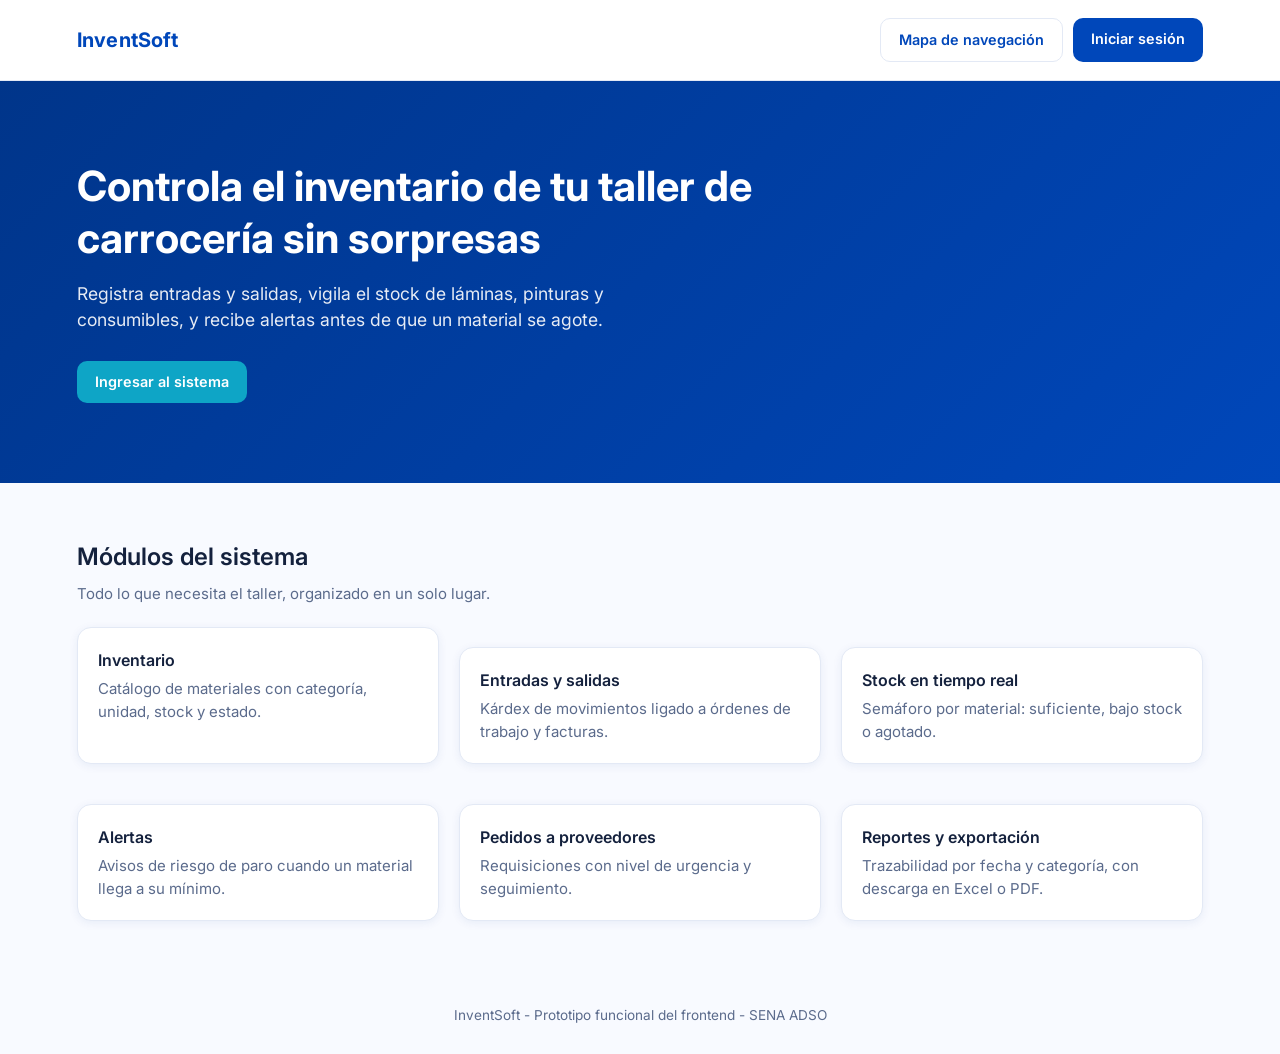
<file: inventsoft/index.html>
<!DOCTYPE html>
<html lang="es">
<head>
<meta charset="UTF-8">
<meta name="viewport" content="width=device-width, initial-scale=1">
<title>Inicio - InventSoft</title>
<link rel="stylesheet" href="css/styles.css">
</head>
<body>

<header class="landing-nav">
  <div class="brand">InventSoft</div>
  <div class="actions"><a class="btn ghost" href="mapa-navegacion.html">Mapa de navegación</a><a class="btn" href="login.html">Iniciar sesión</a></div>
</header>
<section class="hero">
  <h1>Controla el inventario de tu taller de carrocería sin sorpresas</h1>
  <p>Registra entradas y salidas, vigila el stock de láminas, pinturas y consumibles, y recibe alertas antes de que un material se agote.</p>
  <a class="btn cyan" href="login.html">Ingresar al sistema</a>
</section>
<section class="section">
  <h2>Módulos del sistema</h2>
  <p class="muted" style="margin-bottom:22px">Todo lo que necesita el taller, organizado en un solo lugar.</p>
  <div class="grid g3">
    <div class="card module"><h3>Inventario</h3><p class="muted">Catálogo de materiales con categoría, unidad, stock y estado.</p></div>
    <div class="card module"><h3>Entradas y salidas</h3><p class="muted">Kárdex de movimientos ligado a órdenes de trabajo y facturas.</p></div>
    <div class="card module"><h3>Stock en tiempo real</h3><p class="muted">Semáforo por material: suficiente, bajo stock o agotado.</p></div>
    <div class="card module"><h3>Alertas</h3><p class="muted">Avisos de riesgo de paro cuando un material llega a su mínimo.</p></div>
    <div class="card module"><h3>Pedidos a proveedores</h3><p class="muted">Requisiciones con nivel de urgencia y seguimiento.</p></div>
    <div class="card module"><h3>Reportes y exportación</h3><p class="muted">Trazabilidad por fecha y categoría, con descarga en Excel o PDF.</p></div>
  </div>
</section>
<footer class="footer">InventSoft - Prototipo funcional del frontend - SENA ADSO</footer>

<script src="js/app.js"></script>
</body>
</html>
</file>
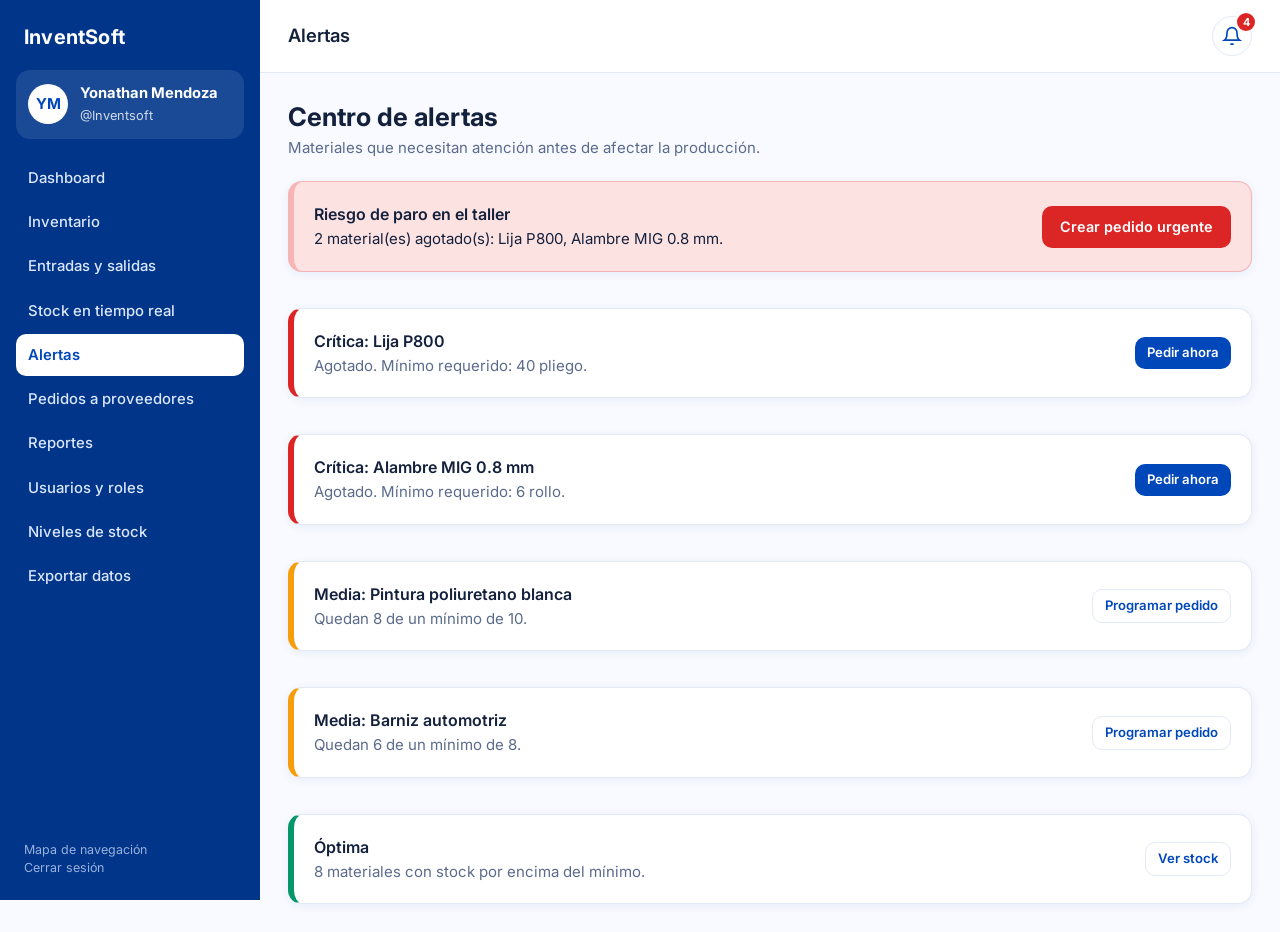
<file: inventsoft/alertas.html>
<!DOCTYPE html>
<html lang="es">
<head>
<meta charset="UTF-8">
<meta name="viewport" content="width=device-width, initial-scale=1">
<title>Alertas - InventSoft</title>
<link rel="stylesheet" href="css/styles.css">
</head>
<body data-page="alertas">
<div class="app">
  <aside class="sidebar" id="sidebar"></aside>
  <main class="main">
    <header class="topbar" id="topbar" data-title="Alertas"></header>
    <div class="content">
      <div class="page-head"><h1>Centro de alertas</h1><p>Materiales que necesitan atención antes de afectar la producción.</p></div>

      <div id="alert-list" style="display:flex;flex-direction:column;gap:16px"></div>
    </div>
  </main>
</div>
<script src="js/app.js"></script>
</body>
</html>
</file>
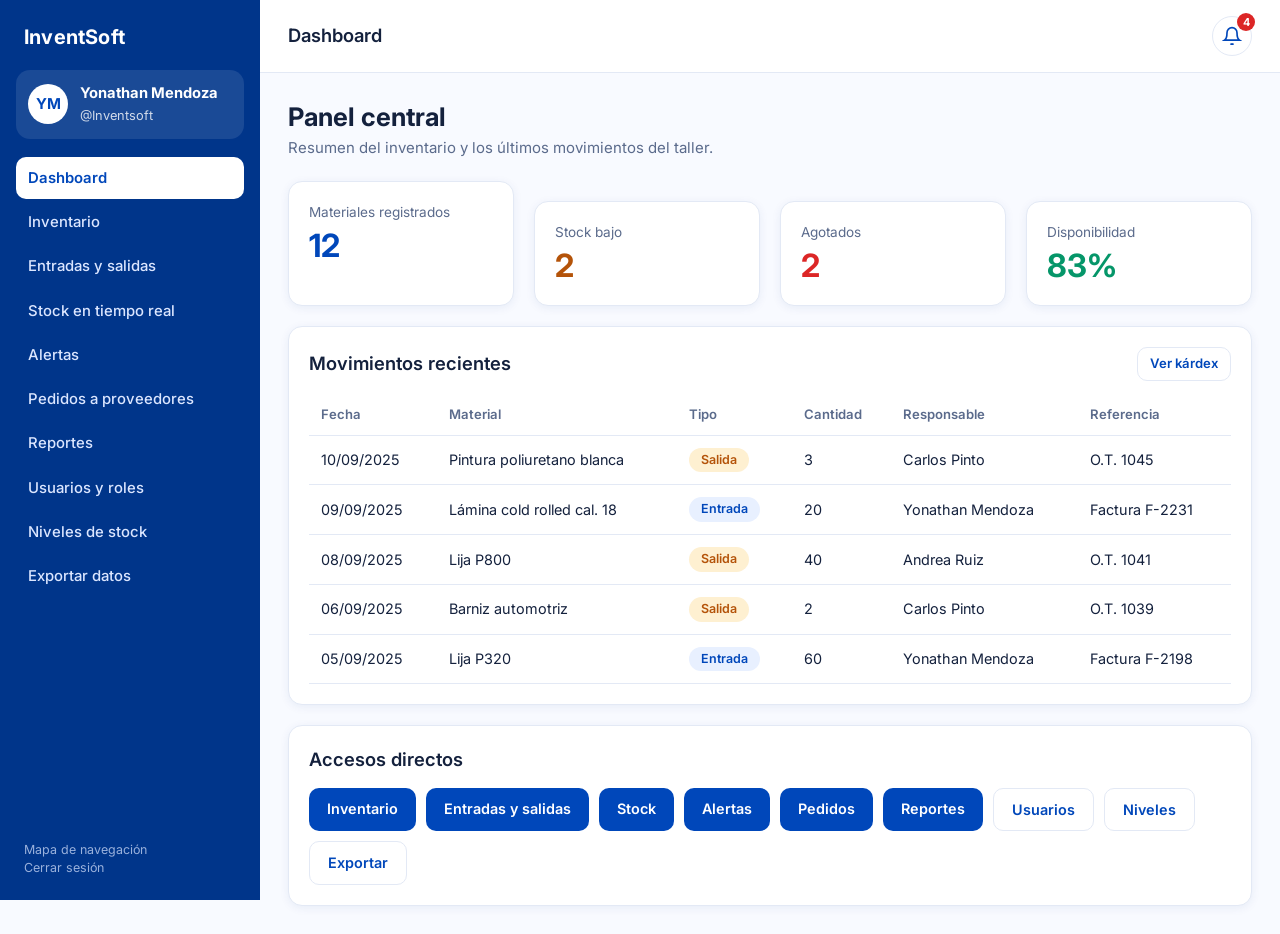
<file: inventsoft/dashboard.html>
<!DOCTYPE html>
<html lang="es">
<head>
<meta charset="UTF-8">
<meta name="viewport" content="width=device-width, initial-scale=1">
<title>Dashboard - InventSoft</title>
<link rel="stylesheet" href="css/styles.css">
</head>
<body data-page="dashboard">
<div class="app">
  <aside class="sidebar" id="sidebar"></aside>
  <main class="main">
    <header class="topbar" id="topbar" data-title="Dashboard"></header>
    <div class="content">
      <div class="page-head"><h1>Panel central</h1><p>Resumen del inventario y los últimos movimientos del taller.</p></div>

      <div class="grid g4" id="kpis"></div>
      <div class="card" style="margin-top:20px">
        <div class="card-title"><h2>Movimientos recientes</h2><a class="btn sm ghost" href="entradas.html">Ver kárdex</a></div>
        <div class="table-wrap"><table><thead><tr><th>Fecha</th><th>Material</th><th>Tipo</th><th>Cantidad</th><th>Responsable</th><th>Referencia</th></tr></thead><tbody id="tbl-mov"></tbody></table></div>
      </div>
      <div class="card">
        <h2 style="margin-bottom:14px">Accesos directos</h2>
        <div class="actions">
          <a class="btn" href="inventario.html">Inventario</a><a class="btn" href="entradas.html">Entradas y salidas</a>
          <a class="btn" href="stock.html">Stock</a><a class="btn" href="alertas.html">Alertas</a>
          <a class="btn" href="pedidos.html">Pedidos</a><a class="btn" href="reportes.html">Reportes</a>
          <a class="btn ghost" href="usuarios.html">Usuarios</a><a class="btn ghost" href="niveles.html">Niveles</a>
          <a class="btn ghost" href="exportar.html">Exportar</a>
        </div>
      </div>
    </div>
  </main>
</div>
<script src="js/app.js"></script>
</body>
</html>
</file>
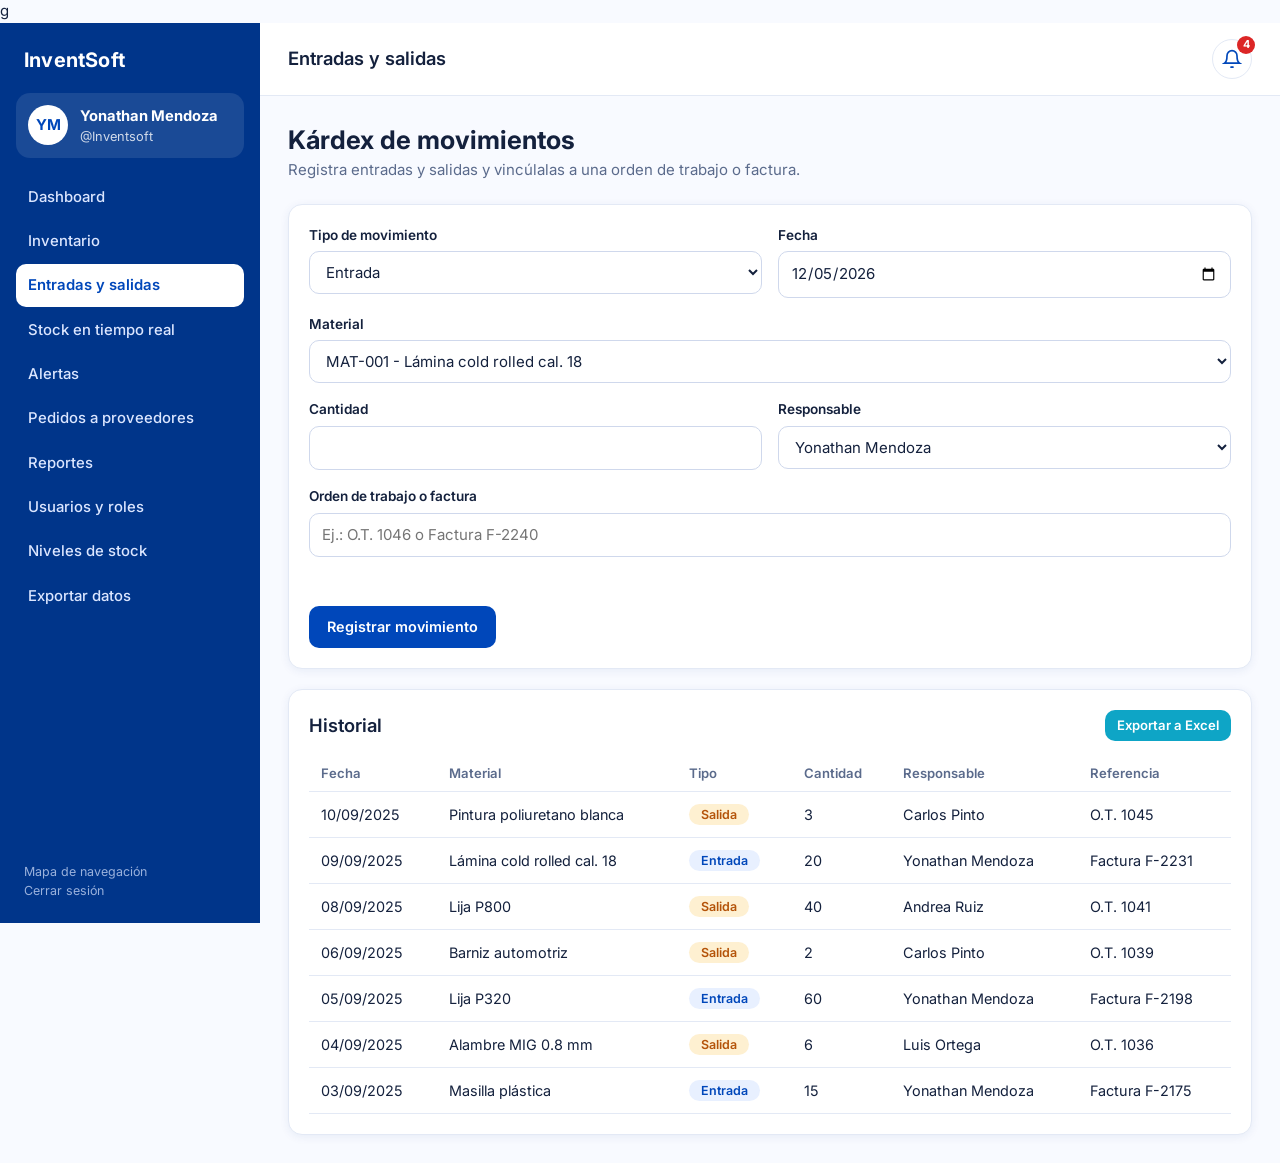
<file: inventsoft/entradas.html>
g<!DOCTYPE html>
<html lang="es">
<head>
<meta charset="UTF-8">
<meta name="viewport" content="width=device-width, initial-scale=1">
<title>Entradas y salidas - InventSoft</title>
<link rel="stylesheet" href="css/styles.css">
</head>
<body data-page="entradas">
<div class="app">
  <aside class="sidebar" id="sidebar"></aside>
  <main class="main">
    <header class="topbar" id="topbar" data-title="Entradas y salidas"></header>
    <div class="content">
      <div class="page-head"><h1>Kárdex de movimientos</h1><p>Registra entradas y salidas y vincúlalas a una orden de trabajo o factura.</p></div>

      <div class="card">
        <form class="form" id="mov-form">
          <div class="field"><label for="mov-tipo">Tipo de movimiento</label><select id="mov-tipo"><option>Entrada</option><option>Salida</option></select></div>
          <div class="field"><label for="mov-fecha">Fecha</label><input id="mov-fecha" type="date" required></div>
          <div class="field full"><label for="mov-mat">Material</label><select id="mov-mat"></select></div>
          <div class="field"><label for="mov-cant">Cantidad</label><input id="mov-cant" type="number" min="1" required></div>
          <div class="field"><label for="mov-resp">Responsable</label><select id="mov-resp"><option>Yonathan Mendoza</option><option>Carlos Pinto</option><option>Andrea Ruiz</option><option>Luis Ortega</option></select></div>
          <div class="field full"><label for="mov-ref">Orden de trabajo o factura</label><input id="mov-ref" type="text" placeholder="Ej.: O.T. 1046 o Factura F-2240"></div>
          <div class="error full" id="mov-error" role="alert"></div>
          <div class="full"><button class="btn" type="submit">Registrar movimiento</button></div>
        </form>
      </div>
      <div class="card">
        <div class="card-title"><h2>Historial</h2><button class="btn sm cyan" data-export="table" data-target="#t-kardex" data-name="kardex">Exportar a Excel</button></div>
        <div class="table-wrap"><table id="t-kardex"><thead><tr><th>Fecha</th><th>Material</th><th>Tipo</th><th>Cantidad</th><th>Responsable</th><th>Referencia</th></tr></thead><tbody id="tbl-kardex"></tbody></table></div>
      </div>
    </div>
  </main>
</div>
<script src="js/app.js"></script>
</body>
</html>
</file>
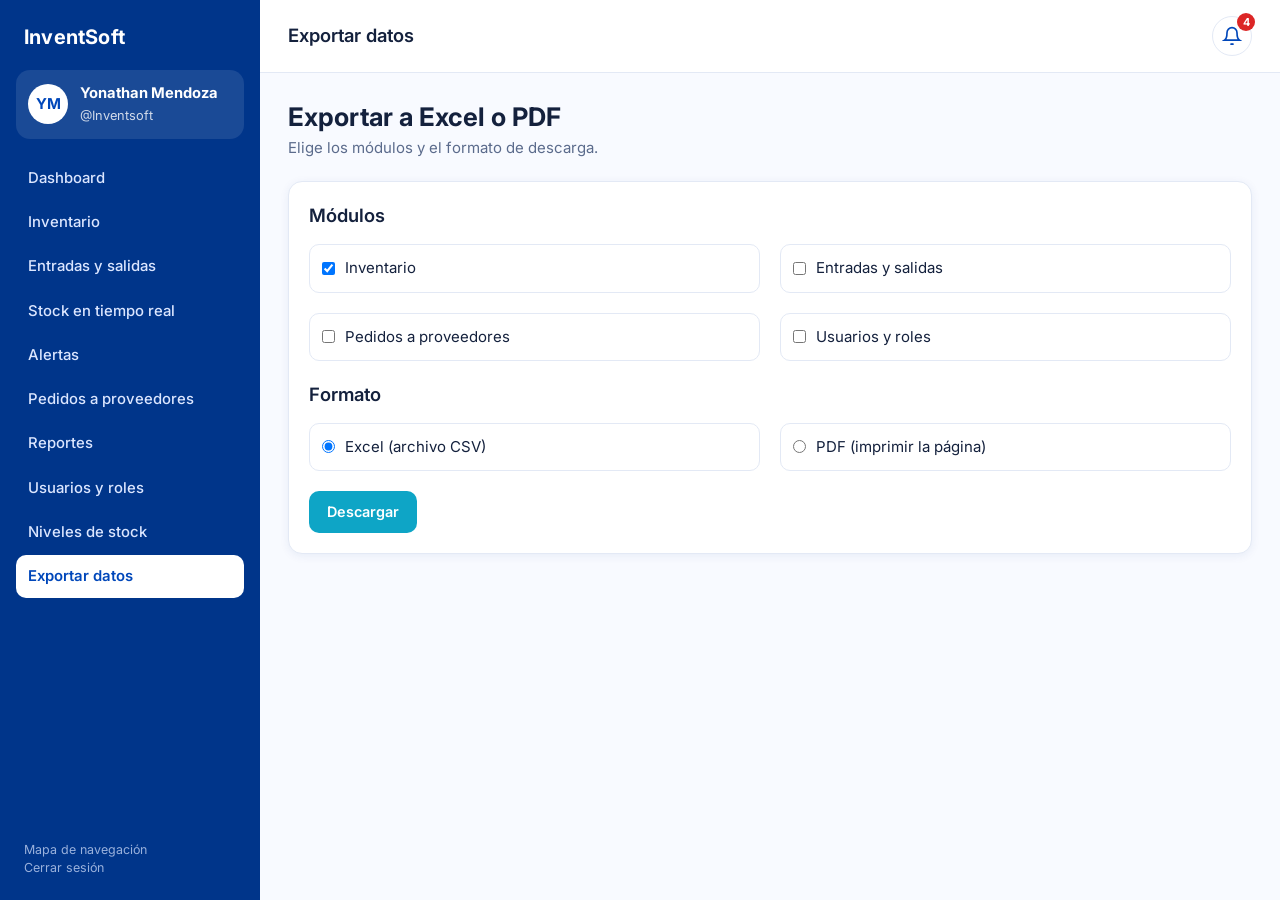
<file: inventsoft/exportar.html>
<!DOCTYPE html>
<html lang="es">
<head>
<meta charset="UTF-8">
<meta name="viewport" content="width=device-width, initial-scale=1">
<title>Exportar datos - InventSoft</title>
<link rel="stylesheet" href="css/styles.css">
</head>
<body data-page="exportar">
<div class="app">
  <aside class="sidebar" id="sidebar"></aside>
  <main class="main">
    <header class="topbar" id="topbar" data-title="Exportar datos"></header>
    <div class="content">
      <div class="page-head"><h1>Exportar a Excel o PDF</h1><p>Elige los módulos y el formato de descarga.</p></div>

      <div class="card">
        <h2 style="margin-bottom:14px">Módulos</h2>
        <div class="grid g2">
          <label class="check"><input type="checkbox" name="mod" value="inventario" checked> Inventario</label>
          <label class="check"><input type="checkbox" name="mod" value="movimientos"> Entradas y salidas</label>
          <label class="check"><input type="checkbox" name="mod" value="pedidos"> Pedidos a proveedores</label>
          <label class="check"><input type="checkbox" name="mod" value="usuarios"> Usuarios y roles</label>
        </div>
        <h2 style="margin:20px 0 14px">Formato</h2>
        <div class="grid g2">
          <label class="check"><input type="radio" name="fmt" value="excel" checked> Excel (archivo CSV)</label>
          <label class="check"><input type="radio" name="fmt" value="pdf"> PDF (imprimir la página)</label>
        </div>
        <div class="actions" style="margin-top:20px"><button class="btn cyan" data-export="modules">Descargar</button></div>
      </div>
    </div>
  </main>
</div>
<script src="js/app.js"></script>
</body>
</html>
</file>
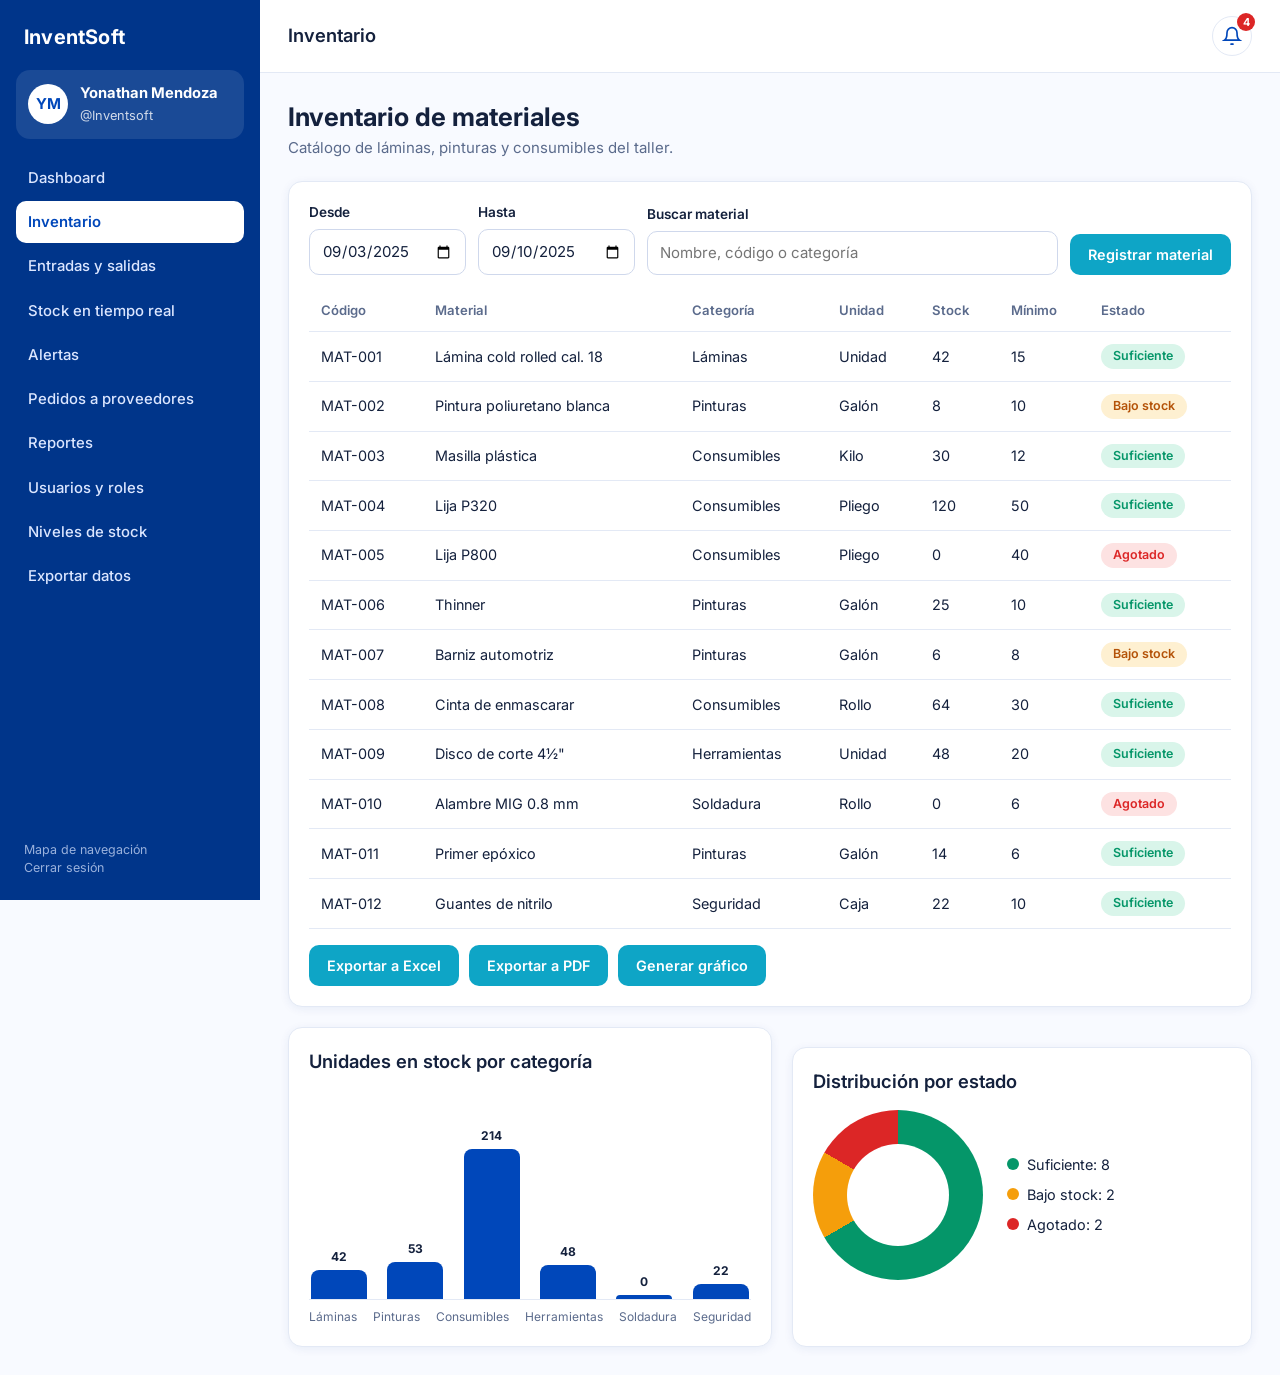
<file: inventsoft/inventario.html>
<!DOCTYPE html>
<html lang="es">
<head>
<meta charset="UTF-8">
<meta name="viewport" content="width=device-width, initial-scale=1">
<title>Inventario - InventSoft</title>
<link rel="stylesheet" href="css/styles.css">
</head>
<body data-page="inventario">
<div class="app">
  <aside class="sidebar" id="sidebar"></aside>
  <main class="main">
    <header class="topbar" id="topbar" data-title="Inventario"></header>
    <div class="content">
      <div class="page-head"><h1>Inventario de materiales</h1><p>Catálogo de láminas, pinturas y consumibles del taller.</p></div>

      <div class="card">
        <div class="filters">
          <div class="field"><label for="desde">Desde</label><input id="desde" type="date" value="2025-09-03"></div>
          <div class="field"><label for="hasta">Hasta</label><input id="hasta" type="date" value="2025-09-10"></div>
          <div class="field grow"><label for="buscar">Buscar material</label><input id="buscar" type="search" placeholder="Nombre, código o categoría"></div>
          <a class="btn cyan" href="entradas.html">Registrar material</a>
        </div>
        <div class="table-wrap"><table id="t-inv">
          <thead><tr><th>Código</th><th>Material</th><th>Categoría</th><th>Unidad</th><th>Stock</th><th>Mínimo</th><th>Estado</th></tr></thead>
          <tbody id="tbl-inv"></tbody></table></div>
        <div class="actions" style="margin-top:16px">
          <button class="btn cyan" data-export="table" data-target="#t-inv" data-name="inventario">Exportar a Excel</button>
          <button class="btn cyan" data-export="pdf">Exportar a PDF</button>
          <button class="btn cyan" data-export="chart">Generar gráfico</button>
        </div>
      </div>
      <div class="grid g2" id="charts" style="margin-top:20px">
        <div class="card"><h2 style="margin-bottom:14px">Unidades en stock por categoría</h2><div class="bars" id="chart-bars"></div><div class="bar-labels" id="chart-labels"></div></div>
        <div class="card"><h2 style="margin-bottom:14px">Distribución por estado</h2><div class="donut-wrap"><div class="donut" id="chart-donut" role="img" aria-label="Gráfico circular de estados de stock"></div><div class="legend" id="chart-legend"></div></div></div>
      </div>
    </div>
  </main>
</div>
<script src="js/app.js"></script>
</body>
</html>
</file>
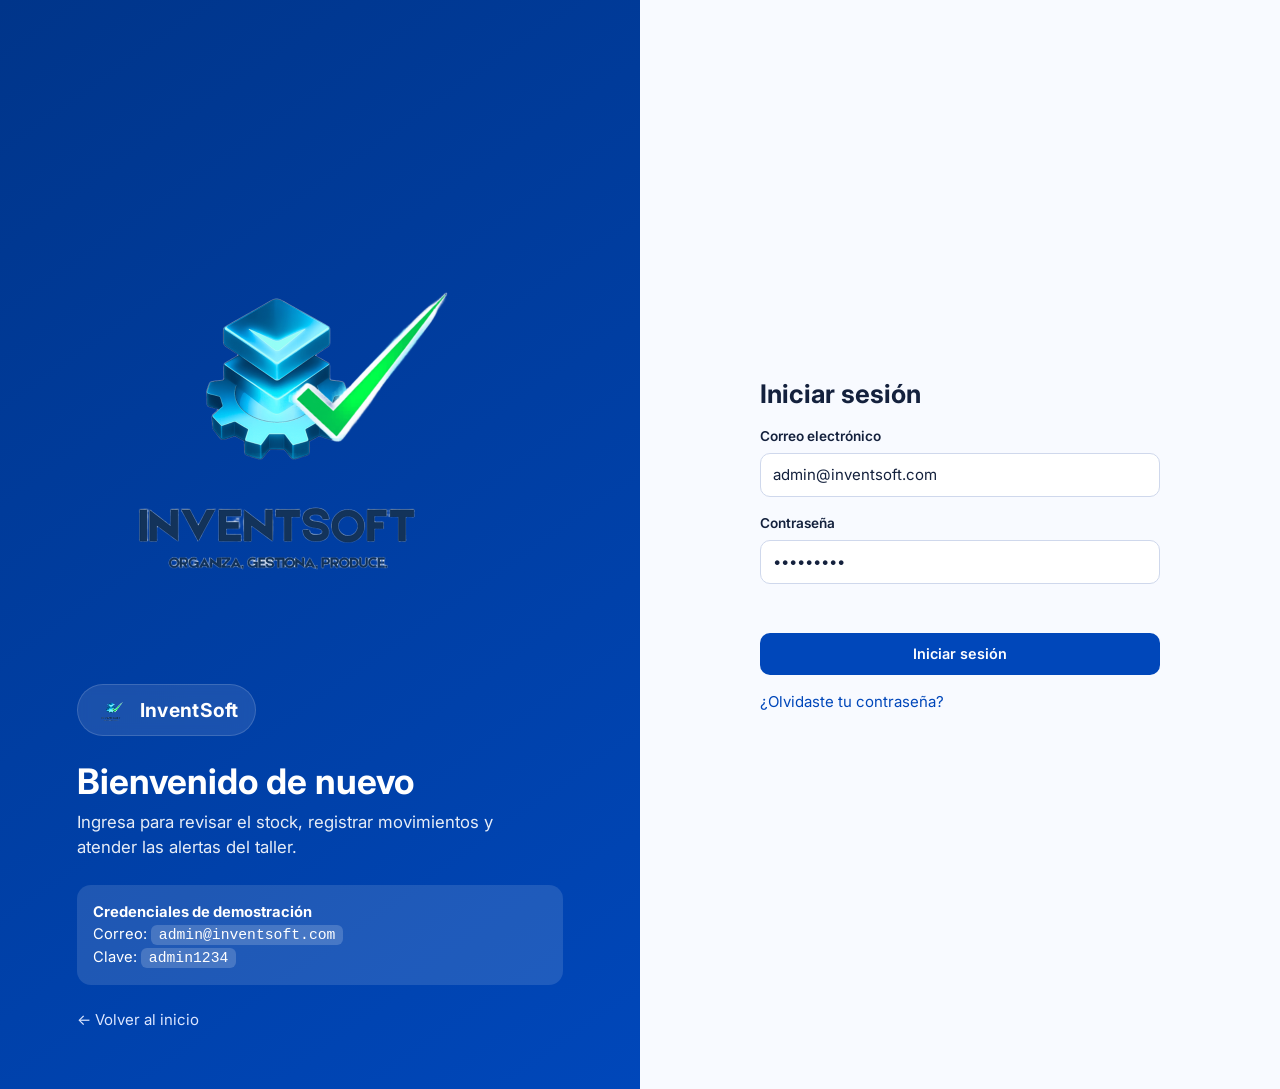
<file: inventsoft/login.html>
<!DOCTYPE html>
<html lang="es">

<head>
  <meta charset="UTF-8">
  <meta name="viewport" content="width=device-width, initial-scale=1">
  <title>Iniciar sesión - InventSoft</title>
  <link rel="stylesheet" href="css/styles.css">
</head>

<body>
  <div class="split"> <!-- Sección azul izquierda con soporte de Logo / Fondo ordenado -->
    <section class="left login-brand-side"> <!-- Marca de agua / Imagen de fondo con el logo del proyecto -->
      <div class="login-bg-watermark" aria-hidden="true"> <img src="img/logo.png.png" alt="logo inventsoft"
          onerror="this.style.display='none'"> </div> <!-- Contenedor ordenado de marca y contenidos superiores -->
      <div class="login-brand-header"> <!-- Logo del proyecto visible en cabecera -->
        <div class="brand-logo-wrap"> <img class="brand-logo-img" src="img/logo.png.png" alt="Logo de InventSoft"
            onerror="this.parentElement.classList.add('no-img')"> <span class="brand-text">InventSoft</span> </div>
      </div>
      <div class="login-brand-content">
        <h1>Bienvenido de nuevo</h1>
        <p>Ingresa para revisar el stock, registrar movimientos y atender las alertas del taller.</p>
      </div>
      <div class="demo"> <strong>Credenciales de demostración</strong><br> Correo: <code>admin@inventsoft.com</code><br>
        Clave: <code>admin1234</code> </div>
      <div class="login-brand-footer"> <a href="index.html" style="color:#dbe6ff">← Volver al inicio</a> </div>
    </section>
    <section class="right">
      <form class="login-box" id="login-form" novalidate>
        <h1>Iniciar sesión</h1>
        <div class="field"><label for="correo">Correo electrónico</label><input id="correo" type="email"
            value="admin@inventsoft.com" autocomplete="username" required></div>
        <div class="field"><label for="clave">Contraseña</label><input id="clave" type="password" value="admin1234"
            autocomplete="current-password" required></div>
        <div class="error" id="login-error" role="alert"></div> <button class="btn" type="submit">Iniciar
          sesión</button> <a href="recuperar.html">¿Olvidaste tu contraseña?</a>
      </form>
    </section>
  </div>
  <script src="js/app.js"></script>
</body>

</html>
</file>
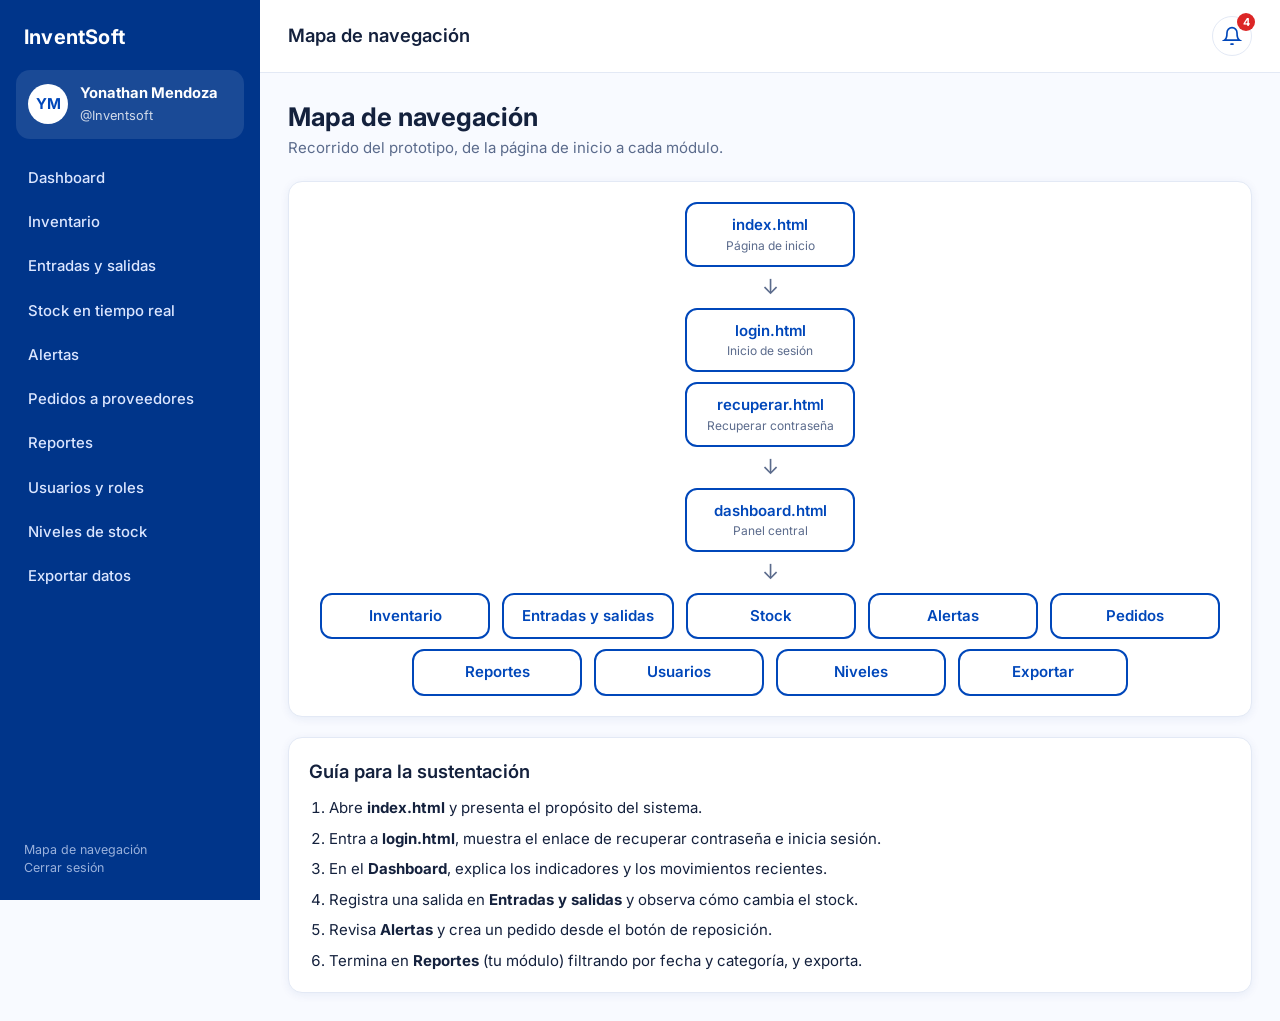
<file: inventsoft/mapa-navegacion.html>
<!DOCTYPE html>
<html lang="es">
<head>
<meta charset="UTF-8">
<meta name="viewport" content="width=device-width, initial-scale=1">
<title>Mapa de navegación - InventSoft</title>
<link rel="stylesheet" href="css/styles.css">
</head>
<body data-page="mapa">
<div class="app">
  <aside class="sidebar" id="sidebar"></aside>
  <main class="main">
    <header class="topbar" id="topbar" data-title="Mapa de navegación"></header>
    <div class="content">
      <div class="page-head"><h1>Mapa de navegación</h1><p>Recorrido del prototipo, de la página de inicio a cada módulo.</p></div>

      <div class="card">
        <div class="flow">
          <div class="node">index.html<small>Página de inicio</small></div><div class="arrow">↓</div>
          <div class="node">login.html<small>Inicio de sesión</small></div>
          <div class="flow-row"><a href="recuperar.html" class="node" style="text-decoration:none">recuperar.html<small>Recuperar contraseña</small></a></div><div class="arrow">↓</div>
          <div class="node">dashboard.html<small>Panel central</small></div><div class="arrow">↓</div>
          <div class="flow-row">
            <a class="node" href="inventario.html" style="text-decoration:none">Inventario</a>
            <a class="node" href="entradas.html" style="text-decoration:none">Entradas y salidas</a>
            <a class="node" href="stock.html" style="text-decoration:none">Stock</a>
            <a class="node" href="alertas.html" style="text-decoration:none">Alertas</a>
            <a class="node" href="pedidos.html" style="text-decoration:none">Pedidos</a>
          </div>
          <div class="flow-row">
            <a class="node" href="reportes.html" style="text-decoration:none">Reportes</a>
            <a class="node" href="usuarios.html" style="text-decoration:none">Usuarios</a>
            <a class="node" href="niveles.html" style="text-decoration:none">Niveles</a>
            <a class="node" href="exportar.html" style="text-decoration:none">Exportar</a>
          </div>
        </div>
      </div>
      <div class="card">
        <h2 style="margin-bottom:12px">Guía para la sustentación</h2>
        <ol class="steps">
          <li>Abre <strong>index.html</strong> y presenta el propósito del sistema.</li>
          <li>Entra a <strong>login.html</strong>, muestra el enlace de recuperar contraseña e inicia sesión.</li>
          <li>En el <strong>Dashboard</strong>, explica los indicadores y los movimientos recientes.</li>
          <li>Registra una salida en <strong>Entradas y salidas</strong> y observa cómo cambia el stock.</li>
          <li>Revisa <strong>Alertas</strong> y crea un pedido desde el botón de reposición.</li>
          <li>Termina en <strong>Reportes</strong> (tu módulo) filtrando por fecha y categoría, y exporta.</li>
        </ol>
      </div>
    </div>
  </main>
</div>
<script src="js/app.js"></script>
</body>
</html>
</file>
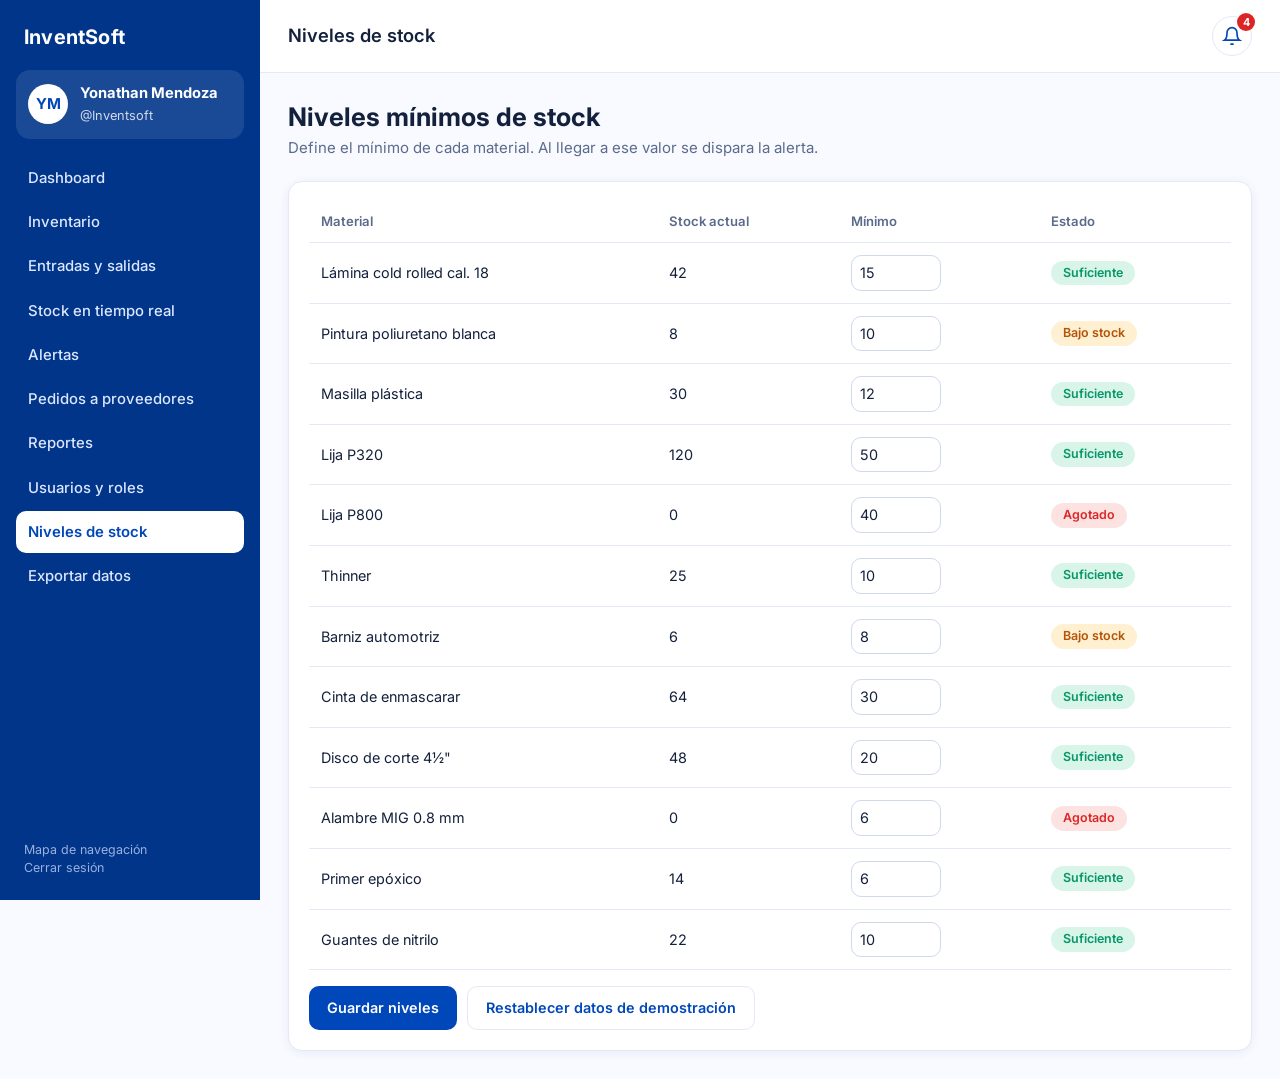
<file: inventsoft/niveles.html>
<!DOCTYPE html>
<html lang="es">
<head>
<meta charset="UTF-8">
<meta name="viewport" content="width=device-width, initial-scale=1">
<title>Niveles de stock - InventSoft</title>
<link rel="stylesheet" href="css/styles.css">
</head>
<body data-page="niveles">
<div class="app">
  <aside class="sidebar" id="sidebar"></aside>
  <main class="main">
    <header class="topbar" id="topbar" data-title="Niveles de stock"></header>
    <div class="content">
      <div class="page-head"><h1>Niveles mínimos de stock</h1><p>Define el mínimo de cada material. Al llegar a ese valor se dispara la alerta.</p></div>

      <div class="card">
        <div class="table-wrap"><table><thead><tr><th>Material</th><th>Stock actual</th><th>Mínimo</th><th>Estado</th></tr></thead><tbody id="tbl-niv"></tbody></table></div>
        <div class="actions" style="margin-top:16px"><button class="btn" id="niv-guardar">Guardar niveles</button><button class="btn ghost" id="reset-demo">Restablecer datos de demostración</button></div>
      </div>
    </div>
  </main>
</div>
<script src="js/app.js"></script>
</body>
</html>
</file>
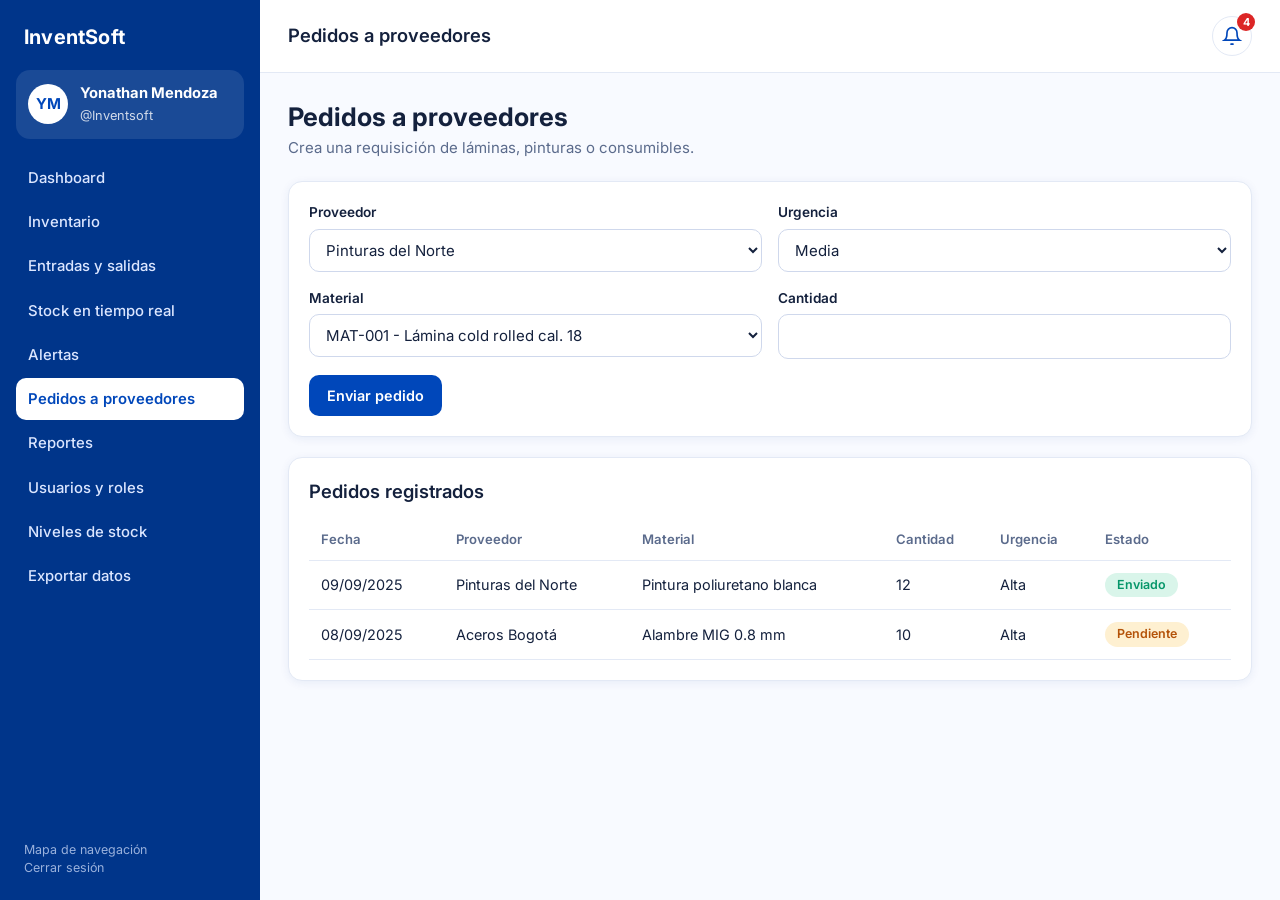
<file: inventsoft/pedidos.html>
<!DOCTYPE html>
<html lang="es">
<head>
<meta charset="UTF-8">
<meta name="viewport" content="width=device-width, initial-scale=1">
<title>Pedidos a proveedores - InventSoft</title>
<link rel="stylesheet" href="css/styles.css">
</head>
<body data-page="pedidos">
<div class="app">
  <aside class="sidebar" id="sidebar"></aside>
  <main class="main">
    <header class="topbar" id="topbar" data-title="Pedidos a proveedores"></header>
    <div class="content">
      <div class="page-head"><h1>Pedidos a proveedores</h1><p>Crea una requisición de láminas, pinturas o consumibles.</p></div>

      <div class="card">
        <form class="form" id="ped-form">
          <div class="field"><label for="ped-prov">Proveedor</label><select id="ped-prov"><option>Pinturas del Norte</option><option>Aceros Bogotá</option><option>Distribuidora Autopartes</option><option>Suministros Industriales</option></select></div>
          <div class="field"><label for="ped-urg">Urgencia</label><select id="ped-urg"><option>Alta</option><option selected>Media</option><option>Baja</option></select></div>
          <div class="field"><label for="ped-mat">Material</label><select id="ped-mat"></select></div>
          <div class="field"><label for="ped-cant">Cantidad</label><input id="ped-cant" type="number" min="1" required></div>
          <div class="full"><button class="btn" type="submit">Enviar pedido</button></div>
        </form>
      </div>
      <div class="card">
        <h2 style="margin-bottom:14px">Pedidos registrados</h2>
        <div class="table-wrap"><table><thead><tr><th>Fecha</th><th>Proveedor</th><th>Material</th><th>Cantidad</th><th>Urgencia</th><th>Estado</th></tr></thead><tbody id="tbl-ped"></tbody></table></div>
      </div>
    </div>
  </main>
</div>
<script src="js/app.js"></script>
</body>
</html>
</file>
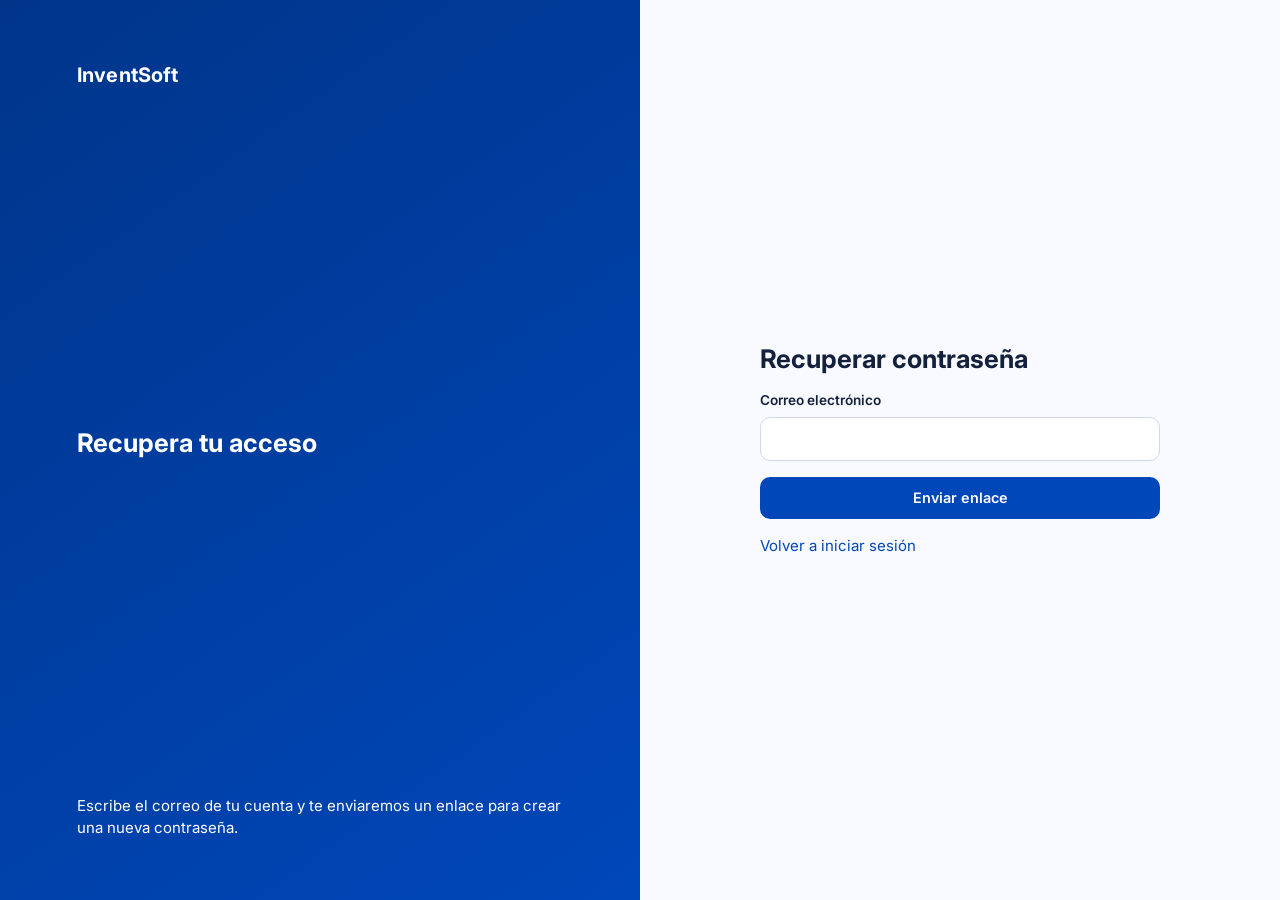
<file: inventsoft/recuperar.html>
<!DOCTYPE html>
<html lang="es">
<head>
<meta charset="UTF-8">
<meta name="viewport" content="width=device-width, initial-scale=1">
<title>Recuperar contraseña - InventSoft</title>
<link rel="stylesheet" href="css/styles.css">
</head>
<body>

<div class="split">
  <section class="left">
    <div class="brand" style="padding:0">InventSoft</div>
    <h1>Recupera tu acceso</h1>
    <p>Escribe el correo de tu cuenta y te enviaremos un enlace para crear una nueva contraseña.</p>
  </section>
  <section class="right">
    <form class="login-box" id="rec-form">
      <h1>Recuperar contraseña</h1>
      <div class="field"><label for="rec-correo">Correo electrónico</label><input id="rec-correo" type="email" required></div>
      <button class="btn" type="submit">Enviar enlace</button>
      <a href="login.html">Volver a iniciar sesión</a>
    </form>
  </section>
</div>

<script src="js/app.js"></script>
</body>
</html>
</file>
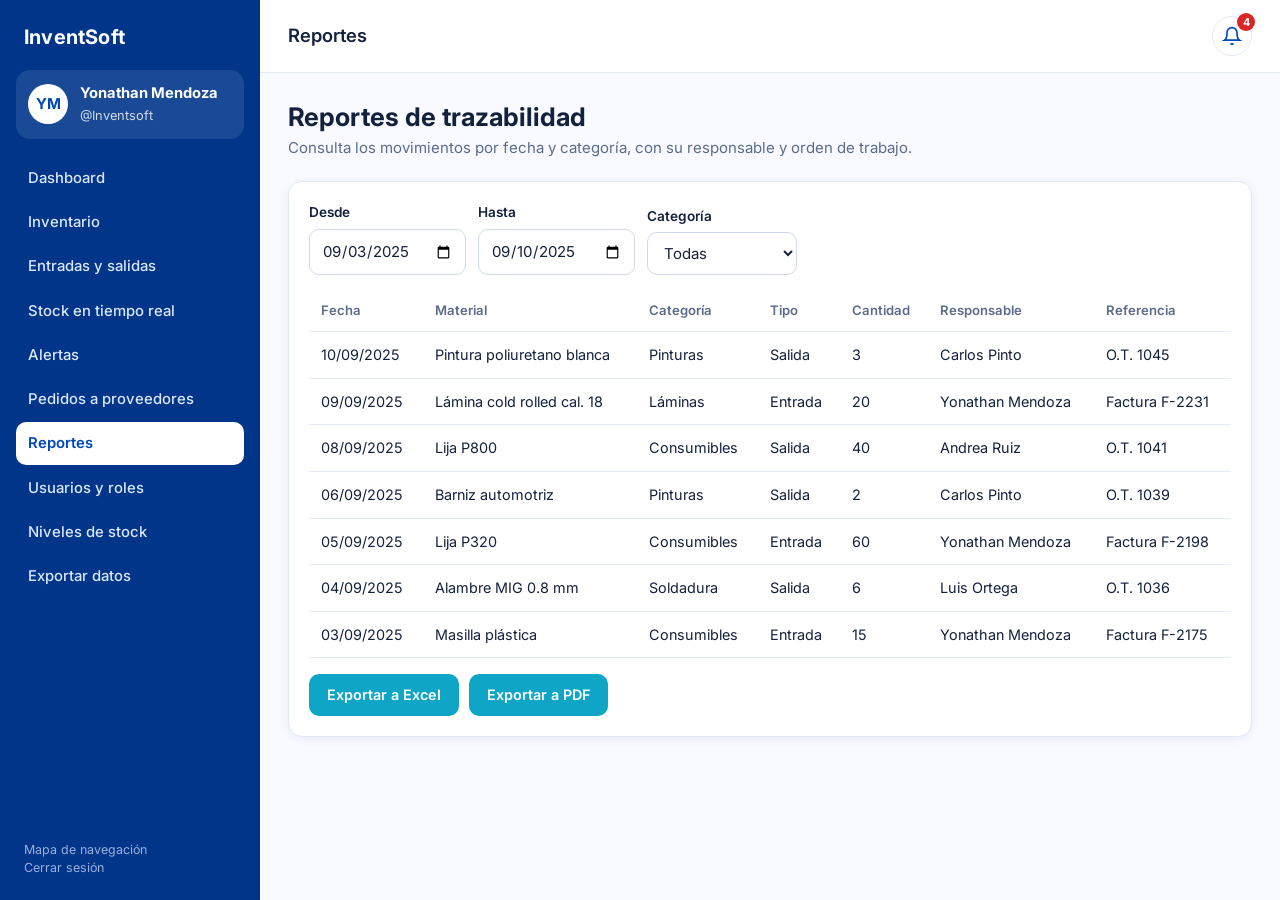
<file: inventsoft/reportes.html>
<!DOCTYPE html>
<html lang="es">
<head>
<meta charset="UTF-8">
<meta name="viewport" content="width=device-width, initial-scale=1">
<title>Reportes - InventSoft</title>
<link rel="stylesheet" href="css/styles.css">
</head>
<body data-page="reportes">
<div class="app">
  <aside class="sidebar" id="sidebar"></aside>
  <main class="main">
    <header class="topbar" id="topbar" data-title="Reportes"></header>
    <div class="content">
      <div class="page-head"><h1>Reportes de trazabilidad</h1><p>Consulta los movimientos por fecha y categoría, con su responsable y orden de trabajo.</p></div>

      <div class="card">
        <div class="filters">
          <div class="field"><label for="rep-desde">Desde</label><input id="rep-desde" type="date" value="2025-09-03"></div>
          <div class="field"><label for="rep-hasta">Hasta</label><input id="rep-hasta" type="date" value="2025-09-10"></div>
          <div class="field"><label for="rep-cat">Categoría</label><select id="rep-cat"></select></div>
        </div>
        <div class="table-wrap"><table id="t-rep"><thead><tr><th>Fecha</th><th>Material</th><th>Categoría</th><th>Tipo</th><th>Cantidad</th><th>Responsable</th><th>Referencia</th></tr></thead><tbody id="tbl-rep"></tbody></table></div>
        <div class="actions" style="margin-top:16px">
          <button class="btn cyan" data-export="table" data-target="#t-rep" data-name="reporte-kardex">Exportar a Excel</button>
          <button class="btn cyan" data-export="pdf">Exportar a PDF</button>
        </div>
      </div>
    </div>
  </main>
</div>
<script src="js/app.js"></script>
</body>
</html>
</file>
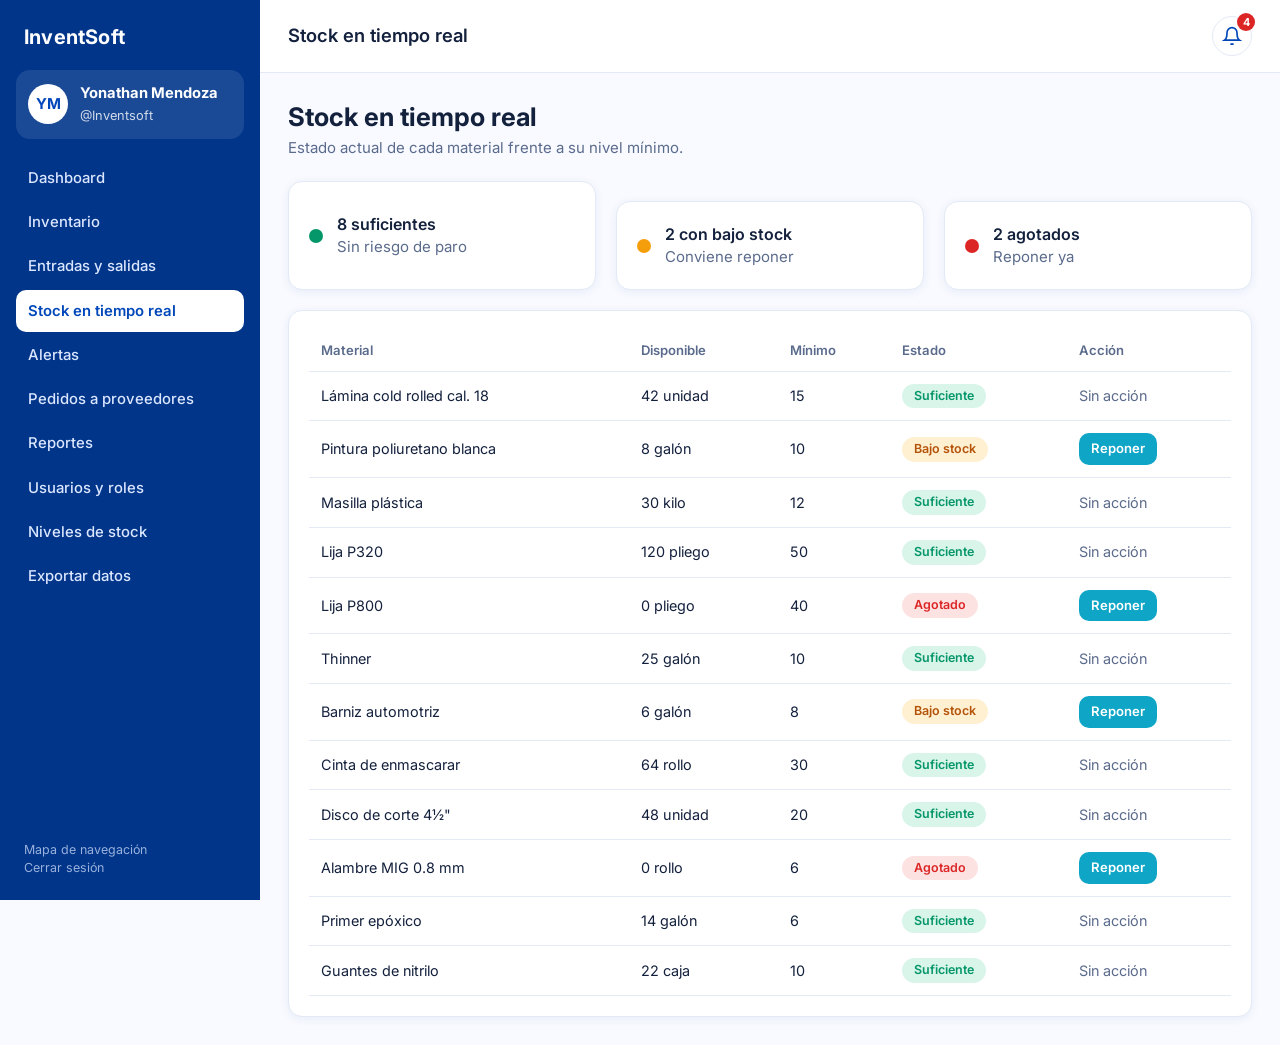
<file: inventsoft/stock.html>
<!DOCTYPE html>
<html lang="es">
<head>
<meta charset="UTF-8">
<meta name="viewport" content="width=device-width, initial-scale=1">
<title>Stock en tiempo real - InventSoft</title>
<link rel="stylesheet" href="css/styles.css">
</head>
<body data-page="stock">
<div class="app">
  <aside class="sidebar" id="sidebar"></aside>
  <main class="main">
    <header class="topbar" id="topbar" data-title="Stock en tiempo real"></header>
    <div class="content">
      <div class="page-head"><h1>Stock en tiempo real</h1><p>Estado actual de cada material frente a su nivel mínimo.</p></div>

      <div class="grid g3" id="stock-cards"></div>
      <div class="card" style="margin-top:20px">
        <div class="table-wrap"><table><thead><tr><th>Material</th><th>Disponible</th><th>Mínimo</th><th>Estado</th><th>Acción</th></tr></thead><tbody id="tbl-stock"></tbody></table></div>
      </div>
    </div>
  </main>
</div>
<script src="js/app.js"></script>
</body>
</html>
</file>
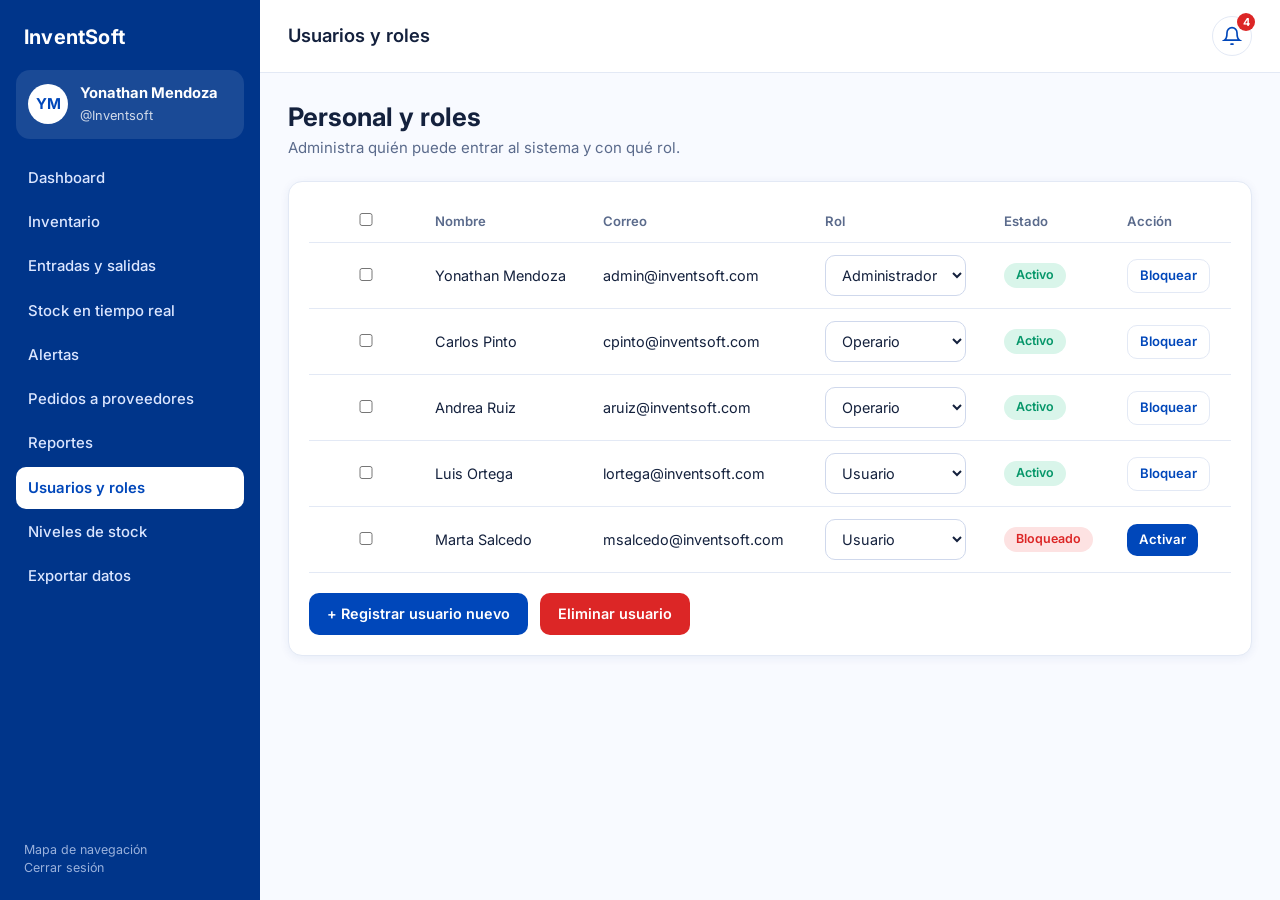
<file: inventsoft/usuarios.html>
<!DOCTYPE html>
<html lang="es">

<head>
  <meta charset="UTF-8">
  <meta name="viewport" content="width=device-width, initial-scale=1">
  <title>Usuarios y roles - InventSoft</title>
  <link rel="stylesheet" href="css/styles.css">
</head>

<body data-page="usuarios">
  <div class="app">
    <aside class="sidebar" id="sidebar"></aside>
    <main class="main">
      <header class="topbar" id="topbar" data-title="Usuarios y roles"></header>
      <div class="content">
        <div class="page-head">
          <h1>Personal y roles</h1>
          <p>Administra quién puede entrar al sistema y con qué rol.</p>
        </div>
        <div class="card">
          <div class="table-wrap">
            <table>
              <thead>
                <tr>
                  <th style="width:40px;text-align:center"><input type="checkbox" id="select-all-usr"
                      aria-label="Seleccionar todos"></th>
                  <th>Nombre</th>
                  <th>Correo</th>
                  <th>Rol</th>
                  <th>Estado</th>
                  <th>Acción</th>
                </tr>
              </thead>
              <tbody id="tbl-usr"></tbody>
            </table>
          </div>
          <div class="actions" style="margin-top:20px;display:flex;gap:12px;flex-wrap:wrap"> <button class="btn"
              id="btn-nuevo-usuario" type="button">+ Registrar usuario nuevo</button> <button class="btn danger"
              id="btn-eliminar-usuario" type="button">Eliminar usuario</button> </div>
        </div> <!-- Formulario / Tarjeta para registrar nuevo usuario -->
        <div class="card" id="card-nuevo-usr" style="margin-top:20px;display:none;">
          <div class="card-title">
            <h2>Registrar nuevo usuario</h2> <button class="btn sm ghost" id="btn-cerrar-form-usr"
              type="button">Cancelar</button>
          </div>
          <form class="form" id="form-nuevo-usr">
            <div class="field"><label for="usr-nombre">Nombre completo</label><input id="usr-nombre" type="text"
                placeholder="Ej.: Juan Pérez" required></div>
            <div class="field"><label for="usr-correo">Correo electrónico</label><input id="usr-correo" type="email"
                placeholder="usuario@inventsoft.com" required></div>
            <div class="field"><label for="usr-rol">Rol asignado</label> <select id="usr-rol" required>
                <option value="Administrador">Administrador</option>
                <option value="Operario" selected>Operario</option>
                <option value="Usuario">Usuario</option>
              </select> </div>
            <div class="full"><button class="btn" type="submit">Guardar usuario</button></div>
          </form>
        </div>
      </div>
    </main>
  </div>
  <script src="js/app.js"></script>
</body>

</html>
</file>
<file: inventsoft/css/styles.css>
@import url('https://fonts.googleapis.com/css2?family=Inter:wght@400;500;600;700&display=swap');

:root{
--blue:#0047ba;
--blue-d:#00358a;
--blue-l:#e8f0ff;
--bg:#f8faff;
--card:#ffffff;
--ink:#14213d;
--muted:#5b6b8c;
--line:#e3e9f5;
--cyan:#0ea5c6;
--cyan-d:#0b87a3;
--green:#059669;
--green-l:#d9f5ea;
--amber:#b45309;
--amber-l:#fef0d1;
--red:#dc2626;
--red-l:#fde2e2;
--r:14px;
--shadow:0 2px 10px rgba(0,53,138,.07);
}

*{box-sizing:border-box;margin:0;padding:0}
html{scroll-behavior:smooth}

body{
font-family:'Inter',system-ui,-apple-system,'Segoe UI',Arial,sans-serif;
background:var(--bg);
color:var(--ink);
font-size:15px;
line-height:1.5
}

a{color:var(--blue);text-decoration:none}
a:hover{text-decoration:underline}

h1{font-size:1.6rem;font-weight:700;line-height:1.25}
h2{font-size:1.15rem;font-weight:600}
h3{font-size:1rem;font-weight:600}

p.muted,.muted{color:var(--muted)}

:focus-visible{
outline:3px solid var(--cyan);
outline-offset:2px
}

/* Layout de la aplicación */
.app{
display:grid;
grid-template-columns:260px 1fr;
min-height:100vh
}

.sidebar{
background:var(--blue-d);
color:#fff;
padding:22px 16px;
position:sticky;
top:0;
height:100vh;
overflow-y:auto;
display:flex;
flex-direction:column;
gap:18px
}

.brand{
font-size:1.25rem;
font-weight:700;
letter-spacing:.2px;
padding:0 8px
}

.profile{
display:flex;
align-items:center;
gap:12px;
background:rgba(255,255,255,.1);
border-radius:var(--r);
padding:12px
}

.avatar{
width:40px;
height:40px;
border-radius:50%;
background:#fff;
color:var(--blue);
display:grid;
place-items:center;
font-weight:700
}

.profile strong{display:block;font-size:.92rem}
.profile span{font-size:.8rem;opacity:.8}

.nav{
display:flex;
flex-direction:column;
gap:2px
}

.nav a{
color:#dbe6ff;
padding:10px 12px;
border-radius:10px;
font-size:.93rem;
font-weight:500
}

.nav a:hover{
background:rgba(255,255,255,.1);
text-decoration:none
}

.nav a.active{
background:#fff;
color:var(--blue);
font-weight:600
}

.sidebar .foot{
margin-top:auto;
font-size:.78rem;
opacity:.7;
padding:0 8px
}

.main{min-width:0}

.topbar{
display:flex;
align-items:center;
justify-content:space-between;
gap:12px;
padding:16px 28px;
background:#fff;
border-bottom:1px solid var(--line);
position:sticky;
top:0;
z-index:5
}

.topbar .left{
display:flex;
align-items:center;
gap:12px
}

.menu-btn{
display:none;
background:none;
border:1px solid var(--line);
border-radius:10px;
padding:6px 10px;
font-size:1.1rem;
cursor:pointer
}

.bell{
position:relative;
display:grid;
place-items:center;
width:40px;
height:40px;
border-radius:50%;
border:1px solid var(--line);
background:#fff;
color:var(--blue);
cursor:pointer
}

.bell .count{
position:absolute;
top:-4px;
right:-4px;
background:var(--red);
color:#fff;
font-size:.68rem;
font-weight:700;
min-width:18px;
height:18px;
border-radius:9px;
display:grid;
place-items:center;
padding:0 4px
}

.content{
padding:28px;
max-width:1300px
}

.page-head{margin-bottom:22px}
.page-head p{color:var(--muted);margin-top:4px}

/* Tarjetas y rejillas */
.card{
background:var(--card);
border:1px solid var(--line);
border-radius:var(--r);
box-shadow:var(--shadow);
padding:20px
}

.card + .card{margin-top:20px}

.grid{
display:grid;
gap:20px
}

.g2{grid-template-columns:repeat(2,1fr)}
.g3{grid-template-columns:repeat(3,1fr)}
.g4{grid-template-columns:repeat(4,1fr)}

.card-title{
display:flex;
justify-content:space-between;
align-items:center;
gap:10px;
margin-bottom:14px;
flex-wrap:wrap
}

.kpi .label{
color:var(--muted);
font-size:.85rem
}

.kpi .value{
font-size:2rem;
font-weight:700;
color:var(--blue);
line-height:1.2;
margin-top:4px
}

.kpi.warn .value{color:var(--amber)}
.kpi.bad .value{color:var(--red)}
.kpi.good .value{color:var(--green)}

/* Botones */
.btn{
display:inline-block;
border:0;
border-radius:10px;
padding:10px 18px;
font:inherit;
font-weight:600;
font-size:.9rem;
cursor:pointer;
background:var(--blue);
color:#fff;
text-align:center
}

.btn:hover{
filter:brightness(1.08);
text-decoration:none
}

.btn.cyan{background:var(--cyan)}
.btn.ghost{
background:#fff;
color:var(--blue);
border:1px solid var(--line)
}

.btn.danger{background:var(--red)}
.btn.sm{
padding:6px 12px;
font-size:.82rem
}

.actions{
display:flex;
gap:10px;
flex-wrap:wrap
}

/* Formularios */
.form{
display:grid;
grid-template-columns:repeat(2,1fr);
gap:16px
}

.form .full{grid-column:1/-1}

.field label{
display:block;
font-size:.85rem;
font-weight:600;
margin-bottom:6px
}

input,select,textarea{
width:100%;
font:inherit;
padding:10px 12px;
border:1px solid #cfd8ec;
border-radius:10px;
background:#fff;
color:var(--ink)
}

input:focus,select:focus,textarea:focus{
outline:2px solid var(--blue);
border-color:var(--blue)
}

.filters{
display:flex;
gap:12px;
flex-wrap:wrap;
align-items:flex-end;
margin-bottom:16px
}

.filters .field{min-width:150px}
.filters .grow{flex:1;min-width:220px}

.check{
display:flex;
align-items:center;
gap:10px;
padding:12px;
border:1px solid var(--line);
border-radius:10px
}

.check input{width:auto}

/* Tablas */
.table-wrap{overflow-x:auto}

table{
width:100%;
border-collapse:collapse;
font-size:.9rem
}

th{
text-align:left;
color:var(--muted);
font-weight:600;
font-size:.82rem;
padding:10px 12px;
border-bottom:1px solid var(--line);
white-space:nowrap
}

td{
padding:12px;
border-bottom:1px solid var(--line);
vertical-align:middle
}

tbody tr:hover{background:#f3f7ff}
td input{width:90px;padding:6px 8px}

/* Estados */
.badge{
display:inline-block;
padding:3px 12px;
border-radius:999px;
font-size:.78rem;
font-weight:600
}

.badge.ok{
background:var(--green-l);
color:var(--green)
}

.badge.low{
background:var(--amber-l);
color:var(--amber)
}

.badge.out{
background:var(--red-l);
color:var(--red)
}

.badge.in{
background:var(--blue-l);
color:var(--blue)
}

/* Gráficas */
.bars{
display:flex;
align-items:flex-end;
gap:16px;
height:210px;
padding-top:10px;
border-bottom:1px solid var(--line)
}

.bar{
flex:1;
display:flex;
flex-direction:column;
justify-content:flex-end;
align-items:center;
height:100%;
font-size:.75rem;
color:var(--muted);
text-align:center
}

.bar i{
display:block;
width:100%;
max-width:56px;
background:var(--blue);
border-radius:8px 8px 0 0;
min-height:4px
}

.bar b{
color:var(--ink);
margin-bottom:4px
}

.bar-labels{
display:flex;
gap:16px;
margin-top:8px
}

.bar-labels span{
flex:1;
text-align:center;
font-size:.75rem;
color:var(--muted)
}

.donut-wrap{
display:flex;
align-items:center;
gap:24px;
flex-wrap:wrap
}

.donut{
width:170px;
height:170px;
border-radius:50%;
position:relative;
flex:none
}

.donut::after{
content:"";
position:absolute;
inset:34px;
background:#fff;
border-radius:50%
}

.legend{
display:flex;
flex-direction:column;
gap:8px;
font-size:.9rem
}

.legend i{
display:inline-block;
width:12px;
height:12px;
border-radius:50%;
margin-right:8px
}

/* Alertas */
.alert{
border-left:6px solid var(--blue);
display:flex;
justify-content:space-between;
gap:16px;
align-items:center;
flex-wrap:wrap
}

.alert.crit{border-left-color:var(--red)}
.alert.mid{border-left-color:#f59e0b}
.alert.opt{border-left-color:var(--green)}
.alert.risk{
background:var(--red-l);
border-color:#f7b4b4
}

.alert h3{margin-bottom:2px}

/* Semáforo de stock */
.light{
display:flex;
align-items:center;
gap:14px
}

.light .dot{
width:14px;
height:14px;
border-radius:50%
}

.dot.ok{background:var(--green)}
.dot.low{background:#f59e0b}
.dot.out{background:var(--red)}

/* Landing */
.landing-nav{
display:flex;
justify-content:space-between;
align-items:center;
padding:18px 6vw;
background:#fff;
border-bottom:1px solid var(--line)
}

.landing-nav .brand{
color:var(--blue);
padding:0
}

.hero{
background:linear-gradient(135deg,var(--blue-d),var(--blue));
color:#fff;
padding:80px 6vw
}

.hero h1{
font-size:2.6rem;
max-width:720px
}

.hero p{
max-width:600px;
margin:16px 0 28px;
opacity:.9;
font-size:1.1rem
}

.hero .btn{
background:#fff;
color:var(--blue)
}

.hero .btn.cyan{
background:var(--cyan);
color:#fff
}

.section{padding:56px 6vw}
.section h2{
font-size:1.5rem;
margin-bottom:8px
}

.module{
display:flex;
flex-direction:column;
gap:6px
}

.footer{
text-align:center;
color:var(--muted);
padding:28px;
font-size:.85rem
}

/* Login con soporte para logo y marca */
.split{
display:grid;
grid-template-columns:1fr 1fr;
min-height:100vh
}

.split .left{
background:linear-gradient(145deg,var(--blue-d) 0%,var(--blue) 100%);
color:#fff;
padding:60px 6vw;
display:flex;
flex-direction:column;
justify-content:space-between;
gap:24px;
position:relative;
overflow:hidden
}

/* Marca de agua / Fondo sutil en la zona azul */
.login-bg-watermark{
position:absolute;
right: 50px;
bottom: -50px;
width: 500px;
height: 600px;
opacity: 1;
drop-shadow: 0 0 20px rgb(243, 4, 4); 
pointer-events:none;
z-index:1;
display:flex;
align-items:center;
justify-content:center
}

.login-bg-watermark img{
width:100%;
height:100%;
object-fit:contain
}

/* Elementos superiores de marca en el login */
.login-brand-side > *{
position:relative;
z-index:2
}

.brand-logo-wrap{
display:inline-flex;
align-items:center;
gap:12px;
background:rgba(253, 251, 251, 0.1);
padding:8px 16px;
border-radius:999px;
backdrop-filter:blur(6px);
border:1px solid rgba(255,255,255,0.15)
}

.brand-logo-img{
height:34px;
max-width:120px;
object-fit:contain;
display:block
}

.brand-logo-wrap.no-img .brand-logo-img{
display:none
}

.brand-logo-wrap .brand-text{
font-size:1.2rem;
font-weight:700;
letter-spacing:.3px;
color:#fff
}

.login-brand-content h1{
font-size:2.2rem;
margin-bottom:8px;
line-height:1.2
}

.login-brand-content p{
font-size:1.05rem;
opacity:0.9;
line-height:1.5;
max-width:440px
}

.demo{
background:rgba(255,255,255,.12);
border-radius:var(--r);
padding:16px;
font-size:.92rem
}

.demo code{
background:rgba(255,255,255,.18);
padding:2px 8px;
border-radius:6px
}

.split .right{
display:flex;
align-items:center;
justify-content:center;
padding:40px
}

.login-box{
width:100%;
max-width:400px;
display:flex;
flex-direction:column;
gap:16px
}

.error{
color:var(--red);
font-size:.88rem;
min-height:1.2em
}

/* Mapa de navegación */
.flow{
display:flex;
flex-direction:column;
align-items:center;
gap:10px
}

.node{
background:#fff;
border:2px solid var(--blue);
border-radius:12px;
padding:10px 18px;
font-weight:600;
color:var(--blue);
min-width:170px;
text-align:center
}

.node small{
display:block;
color:var(--muted);
font-weight:400;
font-size:.75rem
}

.arrow{
color:var(--muted);
font-size:1.3rem;
line-height:1
}

.flow-row{
display:flex;
gap:12px;
flex-wrap:wrap;
justify-content:center
}

ol.steps{
padding-left:20px;
display:flex;
flex-direction:column;
gap:8px
}

/* Aviso */
.toast{
position:fixed;
right:20px;
bottom:20px;
background:var(--ink);
color:#fff;
padding:12px 18px;
border-radius:12px;
box-shadow:0 6px 20px rgba(0,0,0,.25);
z-index:50;
font-size:.9rem;
max-width:340px
}

/* Responsive */
@media (max-width:1000px){
.g4{grid-template-columns:repeat(2,1fr)}
.g3{grid-template-columns:1fr 1fr}
}

@media (max-width:820px){
.app{grid-template-columns:1fr}

.sidebar{
position:fixed;
left:-280px;
width:260px;
z-index:20;
transition:left .2s
}

.sidebar.open{left:0}

.menu-btn{display:block}

.topbar,.content{
padding-left:16px;
padding-right:16px
}

.g2,.g3,.g4,.form,.split{
grid-template-columns:1fr
}

.split .left{
padding:40px 6vw
}

.hero h1{font-size:1.9rem}
}

@media print{
.sidebar,.topbar,.actions,.filters,.btn,.toast{
display:none!important
}

.app{display:block}
.card{box-shadow:none}
}

@media (prefers-reduced-motion:reduce){
*{
transition:none!important;
scroll-behavior:auto!important
}
}
</file>
